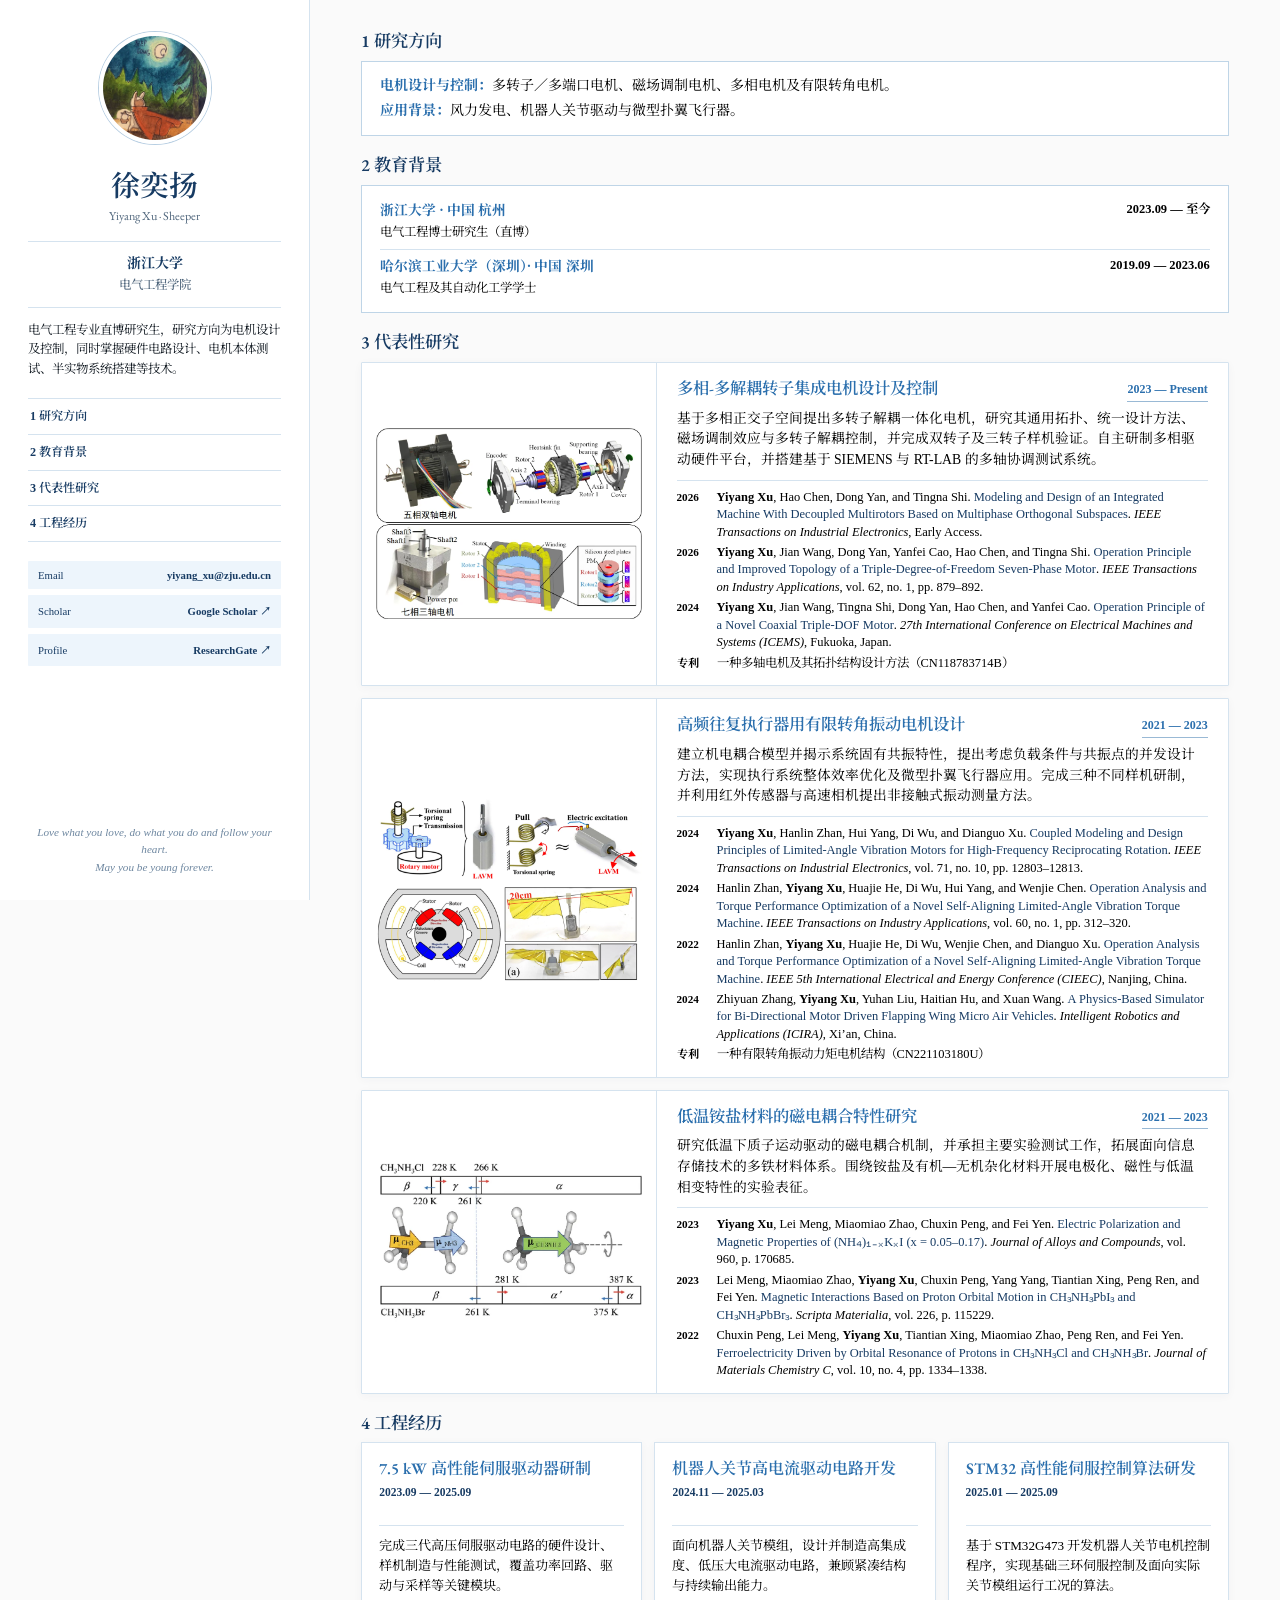
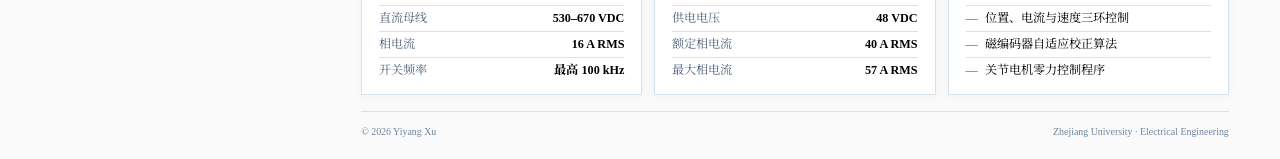
<file: index.html>
<!DOCTYPE html>
<html lang="zh-CN">
<head>
    <meta charset="UTF-8">
    <meta name="viewport" content="width=device-width, initial-scale=1.0">
    <meta name="description" content="徐奕扬，浙江大学电气工程学院博士研究生，研究方向为多相多转子电机、磁场调制电机及有限转角振动电机。">
    <meta name="theme-color" content="#f1f3f3">
    <title>徐奕扬 | 个人学术主页</title>
    <link rel="stylesheet" href="style.css">
</head>

<body>
    <aside class="sidebar">
        <div class="profile">
            <img class="avatar" src="my-photo.jpg" alt="徐奕扬的个人头像" width="934" height="935">
            <h1>徐奕扬</h1>
            <p class="english-name">Yiyang Xu · Sheeper</p>
            <p class="affiliation">
                浙江大学<br>
                <span>电气工程学院</span>
            </p>
            <p class="bio">电气工程专业直博研究生，研究方向为电机设计及控制，同时掌握硬件电路设计、电机本体测试、半实物系统搭建等技术。</p>

        </div>

        <nav class="side-nav" aria-label="页面导航">
            <a href="#about">1 研究方向</a>
            <a href="#education">2 教育背景</a>
            <a href="#research">3 代表性研究</a>
            <a href="#engineering">4 工程经历</a>
        </nav>

        <div class="contact-list">
            <button id="copy-email" type="button">
                <span>Email</span>
                <strong>yiyang_xu@zju.edu.cn</strong>
                <small id="copy-status" aria-live="polite"></small>
            </button>
            <a href="https://scholar.google.com/citations?hl=zh-CN&user=Cu3dTx4AAAAJ&view_op=list_works&sortby=pubdate" target="_blank" rel="noopener noreferrer">
                <span>Scholar</span><strong>Google Scholar ↗</strong>
            </a>
            <a href="https://www.researchgate.net/profile/Yiyang-Xu-15" target="_blank" rel="noopener noreferrer">
                <span>Profile</span><strong>ResearchGate ↗</strong>
            </a>
        </div>

        <p class="motto">
            Love what you love, do what you do and follow your heart.<br>
            May you be young forever.
        </p>
    </aside>

    <main class="main-content">
        <section class="section-block" id="about">
            <div class="section-label">
                <h2>1 研究方向 </h2>
            </div>
            <div class="about">
                <div class="about-content">
                    <p><strong>电机设计与控制：</strong>多转子／多端口电机、磁场调制电机、多相电机及有限转角电机。</p>
                    <p><strong>应用背景：</strong>风力发电、机器人关节驱动与微型扑翼飞行器。</p>
                </div>
            </div>
        </section>

        <section class="section-block" id="education">
            <div class="section-label">
                <h2>2 教育背景</h2>
            </div>
            <div class="education">
                <div class="education-list">
                    <article>
                        <time>2023.09 — 至今</time>
                        <div>
                            <p><strong>浙江大学 · 中国 杭州</strong><span>电气工程博士研究生（直博）</span></p>
                        </div>
                    </article>
                    <article>
                        <time>2019.09 — 2023.06</time>
                        <div>
                            <p><strong>哈尔滨工业大学（深圳）· 中国 深圳</strong><span>电气工程及其自动化工学学士</span></p>
                        </div>
                    </article>
                </div>
            </div>
        </section>

        <section class="research-section section-block" id="research">
            <div class="section-label">
                <h2>3 代表性研究 </h2>
            </div>

            <div class="research-list">
                <article class="research-card">
                    <div class="research-image">
                        <img src="Multi-rotor motor.webp" alt="多相多转子电机结构" width="1176" height="787" loading="lazy">
                    </div>
                    <div class="research-body">
                        <header>
                            <div>
                                <h3>多相-多解耦转子集成电机设计及控制</h3>
                            </div>
                            <span class="tag">2023 — Present</span>
                        </header>
                        <p class="research-description">基于多相正交子空间提出多转子解耦一体化电机，研究其通用拓扑、统一设计方法、磁场调制效应与多转子解耦控制，并完成双转子及三转子样机验证。自主研制多相驱动硬件平台，并搭建基于 SIEMENS 与 RT-LAB 的多轴协调测试系统。</p>
                        <ul class="publication-list">
                            <li>
                                <span class="pub-year">2026</span>
                                <p><strong>Yiyang Xu</strong>, Hao Chen, Dong Yan, and Tingna Shi. <a href="https://ieeexplore.ieee.org/document/11536790" target="_blank" rel="noopener noreferrer">Modeling and Design of an Integrated Machine With Decoupled Multirotors Based on Multiphase Orthogonal Subspaces</a>. <em>IEEE Transactions on Industrial Electronics</em>, Early Access.</p>
                            </li>
                            <li>
                                <span class="pub-year">2026</span>
                                <p><strong>Yiyang Xu</strong>, Jian Wang, Dong Yan, Yanfei Cao, Hao Chen, and Tingna Shi. <a href="https://ieeexplore.ieee.org/abstract/document/11075944" target="_blank" rel="noopener noreferrer">Operation Principle and Improved Topology of a Triple-Degree-of-Freedom Seven-Phase Motor</a>. <em>IEEE Transactions on Industry Applications</em>, vol. 62, no. 1, pp. 879–892.</p>
                            </li>
                            <li>
                                <span class="pub-year">2024</span>
                                <p><strong>Yiyang Xu</strong>, Jian Wang, Tingna Shi, Dong Yan, Hao Chen, and Yanfei Cao. <a href="https://ieeexplore.ieee.org/document/10920941" target="_blank" rel="noopener noreferrer">Operation Principle of a Novel Coaxial Triple-DOF Motor</a>. <em>27th International Conference on Electrical Machines and Systems (ICEMS)</em>, Fukuoka, Japan.</p>
                            </li>
                            <li class="compact-result"><span>专利</span><p>一种多轴电机及其拓扑结构设计方法（CN118783714B）</p></li>
                        </ul>
                    </div>
                </article>

                <article class="research-card">
                    <div class="research-image">
                        <img src="LAVM_FlappyWingVehicle.webp" alt="有限转角振动力矩电机与扑翼飞行器" width="1800" height="1261" loading="lazy">
                    </div>
                    <div class="research-body">
                        <header>
                            <div>
                                <h3>高频往复执行器用有限转角振动电机设计</h3>
                            </div>
                            <span class="tag">2021 — 2023</span>
                        </header>
                        <p class="research-description">建立机电耦合模型并揭示系统固有共振特性，提出考虑负载条件与共振点的并发设计方法，实现执行系统整体效率优化及微型扑翼飞行器应用。完成三种不同样机研制，并利用红外传感器与高速相机提出非接触式振动测量方法。</p>
                        <ul class="publication-list">
                            <li>
                                <span class="pub-year">2024</span>
                                <p><strong>Yiyang Xu</strong>, Hanlin Zhan, Hui Yang, Di Wu, and Dianguo Xu. <a href="https://ieeexplore.ieee.org/document/10436395" target="_blank" rel="noopener noreferrer">Coupled Modeling and Design Principles of Limited-Angle Vibration Motors for High-Frequency Reciprocating Rotation</a>. <em>IEEE Transactions on Industrial Electronics</em>, vol. 71, no. 10, pp. 12803–12813.</p>
                            </li>
                            <li>
                                <span class="pub-year">2024</span>
                                <p>Hanlin Zhan, <strong>Yiyang Xu</strong>, Huajie He, Di Wu, Hui Yang, and Wenjie Chen. <a href="https://ieeexplore.ieee.org/document/10243092" target="_blank" rel="noopener noreferrer">Operation Analysis and Torque Performance Optimization of a Novel Self-Aligning Limited-Angle Vibration Torque Machine</a>. <em>IEEE Transactions on Industry Applications</em>, vol. 60, no. 1, pp. 312–320.</p>
                            </li>
                            <li>
                                <span class="pub-year">2022</span>
                                <p>Hanlin Zhan, <strong>Yiyang Xu</strong>, Huajie He, Di Wu, Wenjie Chen, and Dianguo Xu. <a href="https://ieeexplore.ieee.org/document/9846587" target="_blank" rel="noopener noreferrer">Operation Analysis and Torque Performance Optimization of a Novel Self-Aligning Limited-Angle Vibration Torque Machine</a>. <em>IEEE 5th International Electrical and Energy Conference (CIEEC)</em>, Nanjing, China.</p>
                            </li>
                            <li>
                                <span class="pub-year">2024</span>
                                <p>Zhiyuan Zhang, <strong>Yiyang Xu</strong>, Yuhan Liu, Haitian Hu, and Xuan Wang. <a href="https://link.springer.com/chapter/10.1007/978-981-96-0789-1_30" target="_blank" rel="noopener noreferrer">A Physics-Based Simulator for Bi-Directional Motor Driven Flapping Wing Micro Air Vehicles</a>. <em>Intelligent Robotics and Applications (ICIRA)</em>, Xi’an, China.</p>
                            </li>
                            <li class="compact-result"><span>专利</span><p>一种有限转角振动力矩电机结构（CN221103180U）</p></li>
                        </ul>
                    </div>
                </article>

                <article class="research-card">
                    <div class="research-image">
                        <img src="Low_temperature_material.webp" alt="低温固体铵盐磁电耦合机理" width="761" height="461" loading="lazy">
                    </div>
                    <div class="research-body">
                        <header>
                            <div>
                                <h3>低温铵盐材料的磁电耦合特性研究</h3>
                            </div>
                            <span class="tag">2021 — 2023</span>
                        </header>
                        <p class="research-description">研究低温下质子运动驱动的磁电耦合机制，并承担主要实验测试工作，拓展面向信息存储技术的多铁材料体系。围绕铵盐及有机—无机杂化材料开展电极化、磁性与低温相变特性的实验表征。</p>
                        <ul class="publication-list">
                            <li>
                                <span class="pub-year">2023</span>
                                <p><strong>Yiyang Xu</strong>, Lei Meng, Miaomiao Zhao, Chuxin Peng, and Fei Yen. <a href="https://doi.org/10.1016/j.jallcom.2023.170685" target="_blank" rel="noopener noreferrer">Electric Polarization and Magnetic Properties of (NH₄)₁₋ₓKₓI (x = 0.05–0.17)</a>. <em>Journal of Alloys and Compounds</em>, vol. 960, p. 170685.</p>
                            </li>
                            <li>
                                <span class="pub-year">2023</span>
                                <p>Lei Meng, Miaomiao Zhao, <strong>Yiyang Xu</strong>, Chuxin Peng, Yang Yang, Tiantian Xing, Peng Ren, and Fei Yen.  <a href="https://www.sciencedirect.com/science/article/abs/pii/S1359646222007230?via%3Dihub">Magnetic Interactions Based on Proton Orbital Motion in CH₃NH₃PbI₃ and CH₃NH₃PbBr₃</a>. <em>Scripta Materialia</em>, vol. 226, p. 115229.</p>
                            </li>
                            <li>
                                <span class="pub-year">2022</span>
                                <p>Chuxin Peng, Lei Meng, <strong>Yiyang Xu</strong>, Tiantian Xing, Miaomiao Zhao, Peng Ren, and Fei Yen. <a href="https://doi.org/10.1039/D1TC04718C" target="_blank" rel="noopener noreferrer">Ferroelectricity Driven by Orbital Resonance of Protons in CH₃NH₃Cl and CH₃NH₃Br</a>. <em>Journal of Materials Chemistry C</em>, vol. 10, no. 4, pp. 1334–1338.</p>
                            </li>
                        </ul>
                    </div>
                </article>
            </div>
        </section>

        <section class="section-block" id="engineering">
            <div class="section-label">
                <h2>4 工程经历</h2>
            </div>

            <div class="engineering-list">
                <article class="engineering-card">
                    <header>
                        <h3>7.5 kW 高性能伺服驱动器研制</h3>
                        <time>2023.09 — 2025.09</time>
                    </header>
                    <p>完成三代高压伺服驱动电路的硬件设计、样机制造与性能测试，覆盖功率回路、驱动与采样等关键模块。</p>
                    <dl>
                        <div><dt>直流母线</dt><dd>530–670 VDC</dd></div>
                        <div><dt>相电流</dt><dd>16 A RMS</dd></div>
                        <div><dt>开关频率</dt><dd>最高 100 kHz</dd></div>
                    </dl>
                </article>

                <article class="engineering-card">
                    <header>
                        <h3>机器人关节高电流驱动电路开发</h3>
                        <time>2024.11 — 2025.03</time>
                    </header>
                    <p>面向机器人关节模组，设计并制造高集成度、低压大电流驱动电路，兼顾紧凑结构与持续输出能力。</p>
                    <dl>
                        <div><dt>供电电压</dt><dd>48 VDC</dd></div>
                        <div><dt>额定相电流</dt><dd>40 A RMS</dd></div>
                        <div><dt>最大相电流</dt><dd>57 A RMS</dd></div>
                    </dl>
                </article>

                <article class="engineering-card">
                    <header>
                        <h3>STM32 高性能伺服控制算法研发</h3>
                        <time>2025.01 — 2025.09</time>
                    </header>
                    <p>基于 STM32G473 开发机器人关节电机控制程序，实现基础三环伺服控制及面向实际关节模组运行工况的算法。</p>
                    <ul>
                        <li>位置、电流与速度三环控制</li>
                        <li>磁编码器自适应校正算法</li>
                        <li>关节电机零力控制程序</li>
                    </ul>
                </article>
            </div>
        </section>

        <footer>
            <span>© <span id="current-year"></span> Yiyang Xu</span>
            <span>Zhejiang University · Electrical Engineering</span>
        </footer>
    </main>

    <script>
        const copyButton = document.getElementById('copy-email');
        const copyStatus = document.getElementById('copy-status');

        copyButton.addEventListener('click', async () => {
            try {
                await navigator.clipboard.writeText('yiyang_xu@zju.edu.cn');
                copyStatus.textContent = 'Copied';
                setTimeout(() => { copyStatus.textContent = ''; }, 1500);
            } catch {
                window.location.href = 'mailto:yiyang_xu@zju.edu.cn';
            }
        });

        document.getElementById('current-year').textContent = new Date().getFullYear();
    </script>
</body>
</html>
</file>
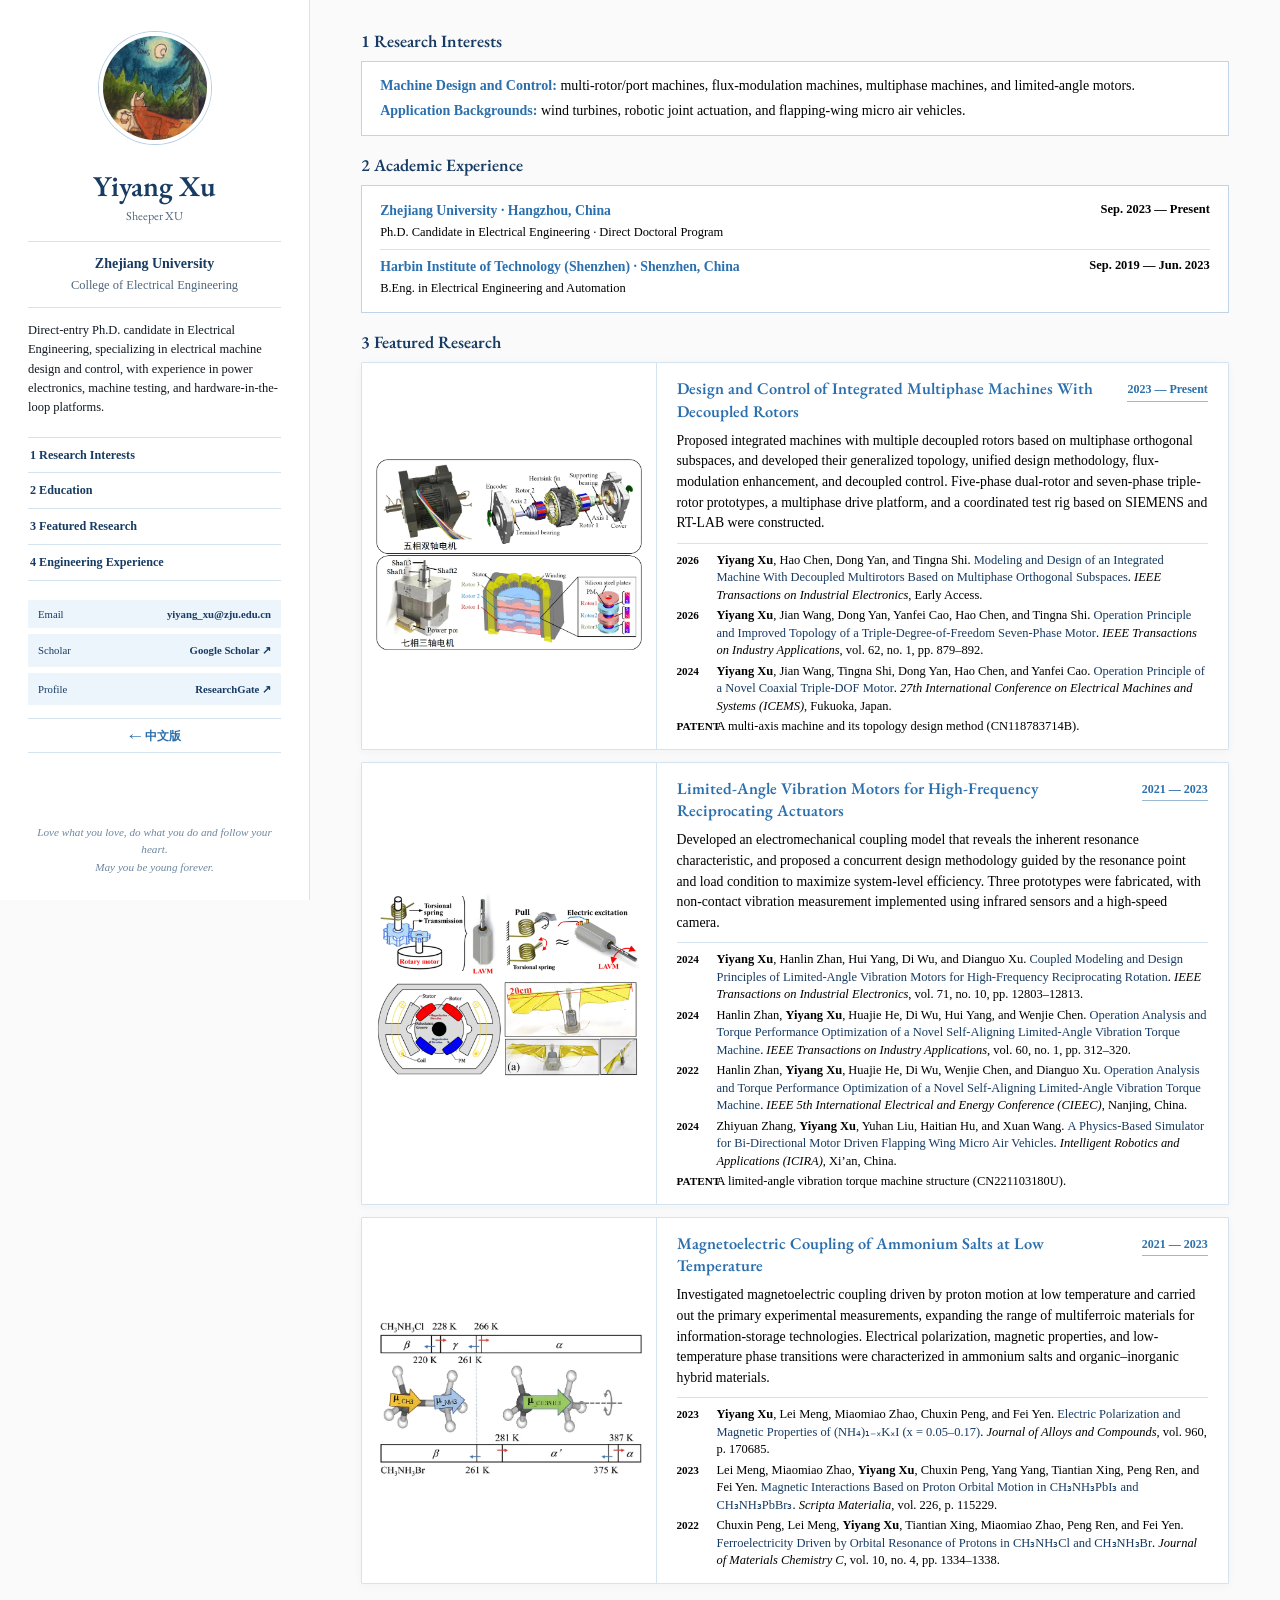
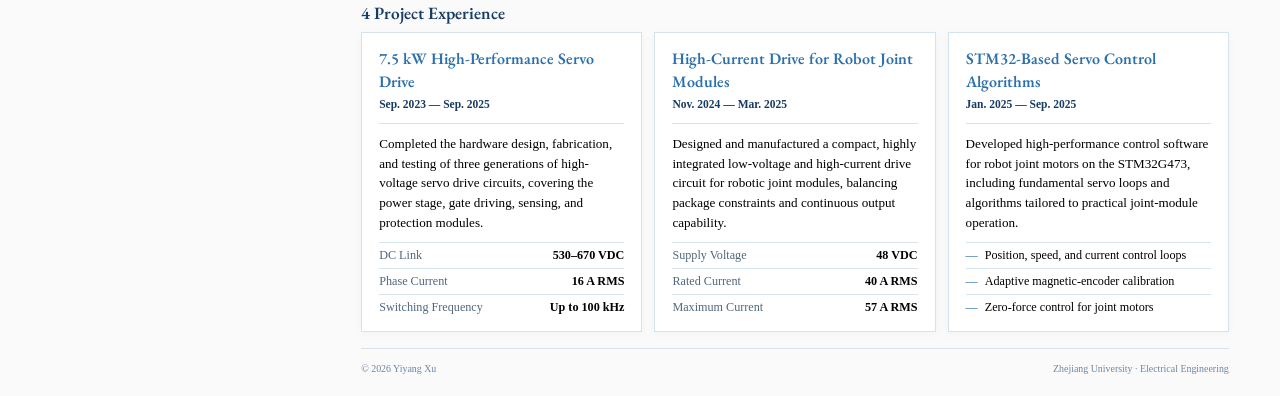
<file: en/index.html>
<!DOCTYPE html>
<html lang="en">
<head>
    <meta charset="UTF-8">
    <meta name="viewport" content="width=device-width, initial-scale=1.0">
    <meta name="description" content="Yiyang Xu, Ph.D. candidate in Electrical Engineering at Zhejiang University, working on multiphase multi-rotor machines, flux-modulation machines, and limited-angle motors.">
    <meta name="theme-color" content="#fafafa">
    <title>Yiyang Xu | Academic Homepage</title>
    <link rel="stylesheet" href="../style.css">
</head>

<body>
    <aside class="sidebar">
        <div class="profile">
            <img class="avatar" src="../my-photo.jpg" alt="Portrait of Yiyang Xu" width="934" height="935">
            <h1>Yiyang Xu</h1>
            <p class="english-name">Sheeper XU</p>
            <p class="affiliation">
                Zhejiang University<br>
                <span>College of Electrical Engineering</span>
            </p>
            <p class="bio">Direct-entry Ph.D. candidate in Electrical Engineering, specializing in electrical machine design and control, with experience in power electronics, machine testing, and hardware-in-the-loop platforms.</p>
        </div>

        <nav class="side-nav" aria-label="Page navigation">
            <a href="#about">1 Research Interests</a>
            <a href="#education">2 Education</a>
            <a href="#research">3 Featured Research</a>
            <a href="#engineering">4 Engineering Experience</a>
        </nav>

        <div class="contact-list">
            <button id="copy-email" type="button">
                <span>Email</span>
                <strong>yiyang_xu@zju.edu.cn</strong>
                <small id="copy-status" aria-live="polite"></small>
            </button>
            <a href="https://scholar.google.com/citations?hl=en&user=Cu3dTx4AAAAJ&view_op=list_works&sortby=pubdate" target="_blank" rel="noopener noreferrer">
                <span>Scholar</span><strong>Google Scholar ↗</strong>
            </a>
            <a href="https://www.researchgate.net/profile/Yiyang-Xu-15" target="_blank" rel="noopener noreferrer">
                <span>Profile</span><strong>ResearchGate ↗</strong>
            </a>
        </div>

        <a class="language-switch" href="../" lang="zh-CN">← 中文版</a>

        <p class="motto">
            Love what you love, do what you do and follow your heart.<br>
            May you be young forever.
        </p>
    </aside>

    <main class="main-content">
        <section class="section-block" id="about">
            <div class="section-label">
                <h2>1 Research Interests</h2>
            </div>
            <div class="about">
                <div class="about-content">
                    <p><strong>Machine Design and Control:</strong> multi-rotor/port machines, flux-modulation machines, multiphase machines, and limited-angle motors.</p>
                    <p><strong>Application Backgrounds:</strong> wind turbines, robotic joint actuation, and flapping-wing micro air vehicles.</p>
                </div>
            </div>
        </section>

        <section class="section-block" id="education">
            <div class="section-label">
                <h2>2 Academic Experience</h2>
            </div>
            <div class="education">
                <div class="education-list">
                    <article>
                        <time>Sep. 2023 — Present</time>
                        <div>
                            <p><strong>Zhejiang University · Hangzhou, China</strong><span>Ph.D. Candidate in Electrical Engineering · Direct Doctoral Program</span></p>
                        </div>
                    </article>
                    <article>
                        <time>Sep. 2019 — Jun. 2023</time>
                        <div>
                            <p><strong>Harbin Institute of Technology (Shenzhen) · Shenzhen, China</strong><span>B.Eng. in Electrical Engineering and Automation</span></p>
                        </div>
                    </article>
                </div>
            </div>
        </section>

        <section class="research-section section-block" id="research">
            <div class="section-label">
                <h2>3 Featured Research</h2>
            </div>

            <div class="research-list">
                <article class="research-card">
                    <div class="research-image">
                        <img src="../Multi-rotor motor.webp" alt="Multiphase multi-rotor machine prototypes and topology" width="1176" height="787" loading="lazy">
                    </div>
                    <div class="research-body">
                        <header>
                            <div>
                                <h3>Design and Control of Integrated Multiphase Machines With Decoupled Rotors</h3>
                            </div>
                            <span class="tag">2023 — Present</span>
                        </header>
                        <p class="research-description">Proposed integrated machines with multiple decoupled rotors based on multiphase orthogonal subspaces, and developed their generalized topology, unified design methodology, flux-modulation enhancement, and decoupled control. Five-phase dual-rotor and seven-phase triple-rotor prototypes, a multiphase drive platform, and a coordinated test rig based on SIEMENS and RT-LAB were constructed.</p>
                        <ul class="publication-list">
                            <li>
                                <span class="pub-year">2026</span>
                                <p><strong>Yiyang Xu</strong>, Hao Chen, Dong Yan, and Tingna Shi. <a href="https://ieeexplore.ieee.org/document/11536790" target="_blank" rel="noopener noreferrer">Modeling and Design of an Integrated Machine With Decoupled Multirotors Based on Multiphase Orthogonal Subspaces</a>. <em>IEEE Transactions on Industrial Electronics</em>, Early Access.</p>
                            </li>
                            <li>
                                <span class="pub-year">2026</span>
                                <p><strong>Yiyang Xu</strong>, Jian Wang, Dong Yan, Yanfei Cao, Hao Chen, and Tingna Shi. <a href="https://ieeexplore.ieee.org/abstract/document/11075944" target="_blank" rel="noopener noreferrer">Operation Principle and Improved Topology of a Triple-Degree-of-Freedom Seven-Phase Motor</a>. <em>IEEE Transactions on Industry Applications</em>, vol. 62, no. 1, pp. 879–892.</p>
                            </li>
                            <li>
                                <span class="pub-year">2024</span>
                                <p><strong>Yiyang Xu</strong>, Jian Wang, Tingna Shi, Dong Yan, Hao Chen, and Yanfei Cao. <a href="https://ieeexplore.ieee.org/document/10920941" target="_blank" rel="noopener noreferrer">Operation Principle of a Novel Coaxial Triple-DOF Motor</a>. <em>27th International Conference on Electrical Machines and Systems (ICEMS)</em>, Fukuoka, Japan.</p>
                            </li>
                            <li class="compact-result"><span>Patent</span><p>A multi-axis machine and its topology design method (CN118783714B).</p></li>
                        </ul>
                    </div>
                </article>

                <article class="research-card">
                    <div class="research-image">
                        <img src="../LAVM_FlappyWingVehicle.webp" alt="Limited-angle vibration motor and flapping-wing vehicle" width="1800" height="1261" loading="lazy">
                    </div>
                    <div class="research-body">
                        <header>
                            <div>
                                <h3>Limited-Angle Vibration Motors for High-Frequency Reciprocating Actuators</h3>
                            </div>
                            <span class="tag">2021 — 2023</span>
                        </header>
                        <p class="research-description">Developed an electromechanical coupling model that reveals the inherent resonance characteristic, and proposed a concurrent design methodology guided by the resonance point and load condition to maximize system-level efficiency. Three prototypes were fabricated, with non-contact vibration measurement implemented using infrared sensors and a high-speed camera.</p>
                        <ul class="publication-list">
                            <li>
                                <span class="pub-year">2024</span>
                                <p><strong>Yiyang Xu</strong>, Hanlin Zhan, Hui Yang, Di Wu, and Dianguo Xu. <a href="https://ieeexplore.ieee.org/document/10436395" target="_blank" rel="noopener noreferrer">Coupled Modeling and Design Principles of Limited-Angle Vibration Motors for High-Frequency Reciprocating Rotation</a>. <em>IEEE Transactions on Industrial Electronics</em>, vol. 71, no. 10, pp. 12803–12813.</p>
                            </li>
                            <li>
                                <span class="pub-year">2024</span>
                                <p>Hanlin Zhan, <strong>Yiyang Xu</strong>, Huajie He, Di Wu, Hui Yang, and Wenjie Chen. <a href="https://ieeexplore.ieee.org/document/10243092" target="_blank" rel="noopener noreferrer">Operation Analysis and Torque Performance Optimization of a Novel Self-Aligning Limited-Angle Vibration Torque Machine</a>. <em>IEEE Transactions on Industry Applications</em>, vol. 60, no. 1, pp. 312–320.</p>
                            </li>
                            <li>
                                <span class="pub-year">2022</span>
                                <p>Hanlin Zhan, <strong>Yiyang Xu</strong>, Huajie He, Di Wu, Wenjie Chen, and Dianguo Xu. <a href="https://ieeexplore.ieee.org/document/9846587" target="_blank" rel="noopener noreferrer">Operation Analysis and Torque Performance Optimization of a Novel Self-Aligning Limited-Angle Vibration Torque Machine</a>. <em>IEEE 5th International Electrical and Energy Conference (CIEEC)</em>, Nanjing, China.</p>
                            </li>
                            <li>
                                <span class="pub-year">2024</span>
                                <p>Zhiyuan Zhang, <strong>Yiyang Xu</strong>, Yuhan Liu, Haitian Hu, and Xuan Wang. <a href="https://link.springer.com/chapter/10.1007/978-981-96-0789-1_30" target="_blank" rel="noopener noreferrer">A Physics-Based Simulator for Bi-Directional Motor Driven Flapping Wing Micro Air Vehicles</a>. <em>Intelligent Robotics and Applications (ICIRA)</em>, Xi’an, China.</p>
                            </li>
                            <li class="compact-result"><span>Patent</span><p>A limited-angle vibration torque machine structure (CN221103180U).</p></li>
                        </ul>
                    </div>
                </article>

                <article class="research-card">
                    <div class="research-image">
                        <img src="../Low_temperature_material.webp" alt="Magnetoelectric coupling in ammonium salt materials" width="761" height="461" loading="lazy">
                    </div>
                    <div class="research-body">
                        <header>
                            <div>
                                <h3>Magnetoelectric Coupling of Ammonium Salts at Low Temperature</h3>
                            </div>
                            <span class="tag">2021 — 2023</span>
                        </header>
                        <p class="research-description">Investigated magnetoelectric coupling driven by proton motion at low temperature and carried out the primary experimental measurements, expanding the range of multiferroic materials for information-storage technologies. Electrical polarization, magnetic properties, and low-temperature phase transitions were characterized in ammonium salts and organic–inorganic hybrid materials.</p>
                        <ul class="publication-list">
                            <li>
                                <span class="pub-year">2023</span>
                                <p><strong>Yiyang Xu</strong>, Lei Meng, Miaomiao Zhao, Chuxin Peng, and Fei Yen. <a href="https://doi.org/10.1016/j.jallcom.2023.170685" target="_blank" rel="noopener noreferrer">Electric Polarization and Magnetic Properties of (NH₄)₁₋ₓKₓI (x = 0.05–0.17)</a>. <em>Journal of Alloys and Compounds</em>, vol. 960, p. 170685.</p>
                            </li>
                            <li>
                                <span class="pub-year">2023</span>
                                <p>Lei Meng, Miaomiao Zhao, <strong>Yiyang Xu</strong>, Chuxin Peng, Yang Yang, Tiantian Xing, Peng Ren, and Fei Yen. <a href="https://www.sciencedirect.com/science/article/abs/pii/S1359646222007230?via%3Dihub" target="_blank" rel="noopener noreferrer">Magnetic Interactions Based on Proton Orbital Motion in CH₃NH₃PbI₃ and CH₃NH₃PbBr₃</a>. <em>Scripta Materialia</em>, vol. 226, p. 115229.</p>
                            </li>
                            <li>
                                <span class="pub-year">2022</span>
                                <p>Chuxin Peng, Lei Meng, <strong>Yiyang Xu</strong>, Tiantian Xing, Miaomiao Zhao, Peng Ren, and Fei Yen. <a href="https://doi.org/10.1039/D1TC04718C" target="_blank" rel="noopener noreferrer">Ferroelectricity Driven by Orbital Resonance of Protons in CH₃NH₃Cl and CH₃NH₃Br</a>. <em>Journal of Materials Chemistry C</em>, vol. 10, no. 4, pp. 1334–1338.</p>
                            </li>
                        </ul>
                    </div>
                </article>
            </div>
        </section>

        <section class="section-block" id="engineering">
            <div class="section-label">
                <h2>4 Project Experience</h2>
            </div>

            <div class="engineering-list">
                <article class="engineering-card">
                    <header>
                        <h3>7.5 kW High-Performance Servo Drive</h3>
                        <time>Sep. 2023 — Sep. 2025</time>
                    </header>
                    <p>Completed the hardware design, fabrication, and testing of three generations of high-voltage servo drive circuits, covering the power stage, gate driving, sensing, and protection modules.</p>
                    <dl>
                        <div><dt>DC Link</dt><dd>530–670 VDC</dd></div>
                        <div><dt>Phase Current</dt><dd>16 A RMS</dd></div>
                        <div><dt>Switching Frequency</dt><dd>Up to 100 kHz</dd></div>
                    </dl>
                </article>

                <article class="engineering-card">
                    <header>
                        <h3>High-Current Drive for Robot Joint Modules</h3>
                        <time>Nov. 2024 — Mar. 2025</time>
                    </header>
                    <p>Designed and manufactured a compact, highly integrated low-voltage and high-current drive circuit for robotic joint modules, balancing package constraints and continuous output capability.</p>
                    <dl>
                        <div><dt>Supply Voltage</dt><dd>48 VDC</dd></div>
                        <div><dt>Rated Current</dt><dd>40 A RMS</dd></div>
                        <div><dt>Maximum Current</dt><dd>57 A RMS</dd></div>
                    </dl>
                </article>

                <article class="engineering-card">
                    <header>
                        <h3>STM32-Based Servo Control Algorithms</h3>
                        <time>Jan. 2025 — Sep. 2025</time>
                    </header>
                    <p>Developed high-performance control software for robot joint motors on the STM32G473, including fundamental servo loops and algorithms tailored to practical joint-module operation.</p>
                    <ul>
                        <li>Position, speed, and current control loops</li>
                        <li>Adaptive magnetic-encoder calibration</li>
                        <li>Zero-force control for joint motors</li>
                    </ul>
                </article>
            </div>
        </section>

        <footer>
            <span>© <span id="current-year"></span> Yiyang Xu</span>
            <span>Zhejiang University · Electrical Engineering</span>
        </footer>
    </main>

    <script>
        const copyButton = document.getElementById('copy-email');
        const copyStatus = document.getElementById('copy-status');

        copyButton.addEventListener('click', async () => {
            try {
                await navigator.clipboard.writeText('yiyang_xu@zju.edu.cn');
                copyStatus.textContent = 'Copied';
                setTimeout(() => { copyStatus.textContent = ''; }, 1500);
            } catch {
                window.location.href = 'mailto:yiyang_xu@zju.edu.cn';
            }
        });

        document.getElementById('current-year').textContent = new Date().getFullYear();
    </script>
</body>
</html>
</file>
<file: style.css>
@import url("https://fonts.googleapis.com/css2?family=EB+Garamond:wght@400;500;600;700&family=Noto+Serif+SC:wght@400;500;600&display=swap");
:root {
    --navy: #173b63;
    --blue: #2b6fad;
    --blue-soft: #edf5fc;
    --ink: #101820;
    --muted: #51677d;
    --line: #d5e3ef;
    --page: #fafafa;
    --white: #fff;
    --sidebar-width: 310px;
}

* {
    box-sizing: border-box;
}

html {
    scroll-behavior: smooth;
    scroll-padding-top: 24px;
}

body {
    margin: 0;
    background: var(--page);
    color: #000;
    font-family: "Times New Roman", "Noto Serif SC", "SimSun", serif;
    font-size: 14px;
    line-height: 1.55;
    -webkit-font-smoothing: antialiased;
}

a {
    color: inherit;
}

.sidebar {
    position: fixed;
    inset: 0 auto 0 0;
    z-index: 10;
    display: flex;
    flex-direction: column;
    width: var(--sidebar-width);
    height: 100vh;
    padding: 32px 28px 24px;
    overflow-y: auto;
    border-right: 1px solid var(--line);
    background: #ffffff;
}

.profile {
    text-align: center;
}

.avatar {
    width: 112px;
    height: 112px;
    margin: 0 auto 15px;
    border: 4px solid var(--white);
    border-radius: 50%;
    box-shadow: 0 0 0 1px #b7cee2;
    object-fit: cover;
}

.profile h1 {
    margin: 2px 0 0;
    color: var(--navy);
    font-family: Garamond, "EB Garamond", "Noto Serif SC", serif;
    font-size: 1.8rem;
    font-weight: 600;
    line-height: 1.25;
}

.english-name {
    margin: 3px 0 15px;
    color: var(--muted);
    font-size: 0.76rem;
    font-family: Garamond, "EB Garamond", serif;
}

.affiliation {
    margin: 0;
    padding: 11px 0;
    border-top: 1px solid var(--line);
    border-bottom: 1px solid var(--line);
    color: var(--navy);
    font-weight: 700;
}

.affiliation span {
    color: var(--muted);
    font-size: 0.78rem;
    font-weight: 500;
}

.bio {
    margin: 13px 0 0;
    color: var(--ink);
    font-size: 0.78rem;
    text-align: left;
}

.side-nav {
    display: grid;
    margin: 19px 0;
    border-top: 1px solid var(--line);
}

.side-nav a {
    display: flex;
    gap: 13px;
    align-items: center;
    padding: 8px 2px;
    border-bottom: 1px solid var(--line);
    color: var(--navy);
    font-size: 0.76rem;
    font-weight: 600;
    text-decoration: none;
}

.side-nav a span {
    color: var(--blue);
    font-size: 0.65rem;
    font-family: Garamond, "EB Garamond", serif;
}

.side-nav a:hover {
    color: var(--blue);
}

.contact-list {
    display: grid;
    gap: 6px;
}

.contact-list a,
.contact-list button {
    position: relative;
    display: flex;
    justify-content: space-between;
    gap: 10px;
    width: 100%;
    padding: 7px 9px;
    border: 1px solid transparent;
    border-radius: 1px;
    background: var(--blue-soft);
    color: var(--navy);
    cursor: pointer;
    font-family: "Times New Roman", serif;
    font-size: 0.67rem;
    text-align: left;
    text-decoration: none;
}

.contact-list strong {
    font-weight: 600;
}

.contact-list a:hover,
.contact-list button:hover {
    border-color: #bad2e6;
    background: #ffffff;
    color: var(--blue);
}

#copy-status {
    position: absolute;
    right: 8px;
    bottom: -12px;
    color: var(--blue);
    font-size: 0.58rem;
    font-weight: 700;
    text-transform: uppercase;
}

.language-switch {
    display: block;
    margin-top: 13px;
    padding: 7px 0;
    border-top: 1px solid var(--line);
    border-bottom: 1px solid var(--line);
    color: var(--blue);
    font-family: Garamond, "EB Garamond", serif;
    font-size: 0.78rem;
    font-weight: 600;
    text-align: center;
    text-decoration: none;
}

.language-switch:hover {
    color: var(--navy);
}

.motto {
    margin: auto 0 0;
    padding-top: 18px;
    color: #6e87a0;
    font-family: Georgia, serif;
    font-size: 0.7rem;
    font-style: italic;
    text-align: center;
}

.main-content {
    width: min(calc(100% - var(--sidebar-width)), 1250px);
    margin-left: var(--sidebar-width);
    padding: 28px clamp(28px, 4vw, 58px) 20px;
}

.section-block {
    margin-bottom: 16px;
}

.section-label {
    display: flex;
    gap: 12px;
    align-items: baseline;
    margin-bottom: 6px;
}

.section-label > span {
    width: 28px;
    flex: 0 0 28px;
    color: var(--blue);
    font-family: Garamond, "EB Garamond", serif;
    font-size: 0.64rem;
    font-weight: 600;
    letter-spacing: 0.04em;
}

.section-label h2 {
    margin: 0;
    color: var(--navy);
    font-size: 1.08rem;
    font-weight: 600;
    font-family: Garamond, "EB Garamond", "Noto Serif SC", serif;
}

.section-label h2 small {
    margin-left: 7px;
    color: #000;
    font-size: 0.76rem;
    font-family: Garamond, "EB Garamond", serif;
    font-weight: 500;
    letter-spacing: 0;
    text-transform: none;
}

.about {
    padding: 13px 18px;
    border: 1px solid #bfd5e7;
    background: #ffffff;
}

.about-content p {
    margin: 0;
    color: #000;
}

.about-content p + p {
    margin-top: 4px;
}

.about-content strong {
    color: var(--blue);
}

.keywords {
    display: flex;
    flex-wrap: wrap;
    gap: 16px;
    margin-top: 5px;
}

.keywords span,
.tag {
    padding: 2px 0;
    border-bottom: 1px solid #99b9d5;
    border-radius: 0;
    background: transparent;
    color: var(--blue);
    font-size: 0.64rem;
    font-weight: 600;
    white-space: nowrap;
}

.research-list {
    display: grid;
    gap: 12px;
}

.research-card {
    display: grid;
    grid-template-columns: minmax(275px, 34%) minmax(0, 1fr);
    min-height: 250px;
    overflow: hidden;
    border: 1px solid var(--line);
    border-radius: 1px;
    background: var(--white);
    box-shadow: 0 2px 10px rgba(23, 59, 99, 0.035);
}

.research-image {
    min-height: 100%;
    padding: 14px;
    border-right: 1px solid var(--line);
    background: #ffffff;
}

.research-image img {
    width: 100%;
    height: 100%;
    border-radius: 0;
    object-fit: contain;
}

.research-body {
    padding: 15px 20px 13px;
}

.research-body header {
    display: flex;
    justify-content: space-between;
    gap: 16px;
    align-items: start;
}

.research-index {
    margin: 0 0 2px;
    color: var(--blue);
    font-size: 0.6rem;
    font-family: Garamond, "EB Garamond", serif;
    font-weight: 600;
    letter-spacing: 0.1em;
    text-transform: none;
}

.research-body h3 {
    margin: 0;
    color: var(--blue);
    font-family: Garamond, "EB Garamond", "Noto Serif SC", serif;
    font-size: 1.02rem;
    font-weight: 600;
    line-height: 1.4;
}

.research-description {
    margin: 7px 0 9px;
    color: #000;
    font-size: 0.86rem;
    line-height: 1.5;
}

.publication-list {
    display: grid;
    gap: 3px;
    margin: 0;
    padding: 8px 0 0;
    border-top: 1px solid var(--line);
    list-style: none;
}

.publication-list li {
    display: grid;
    grid-template-columns: 36px minmax(0, 1fr);
    gap: 4px;
    align-items: baseline;
}

.publication-list p {
    margin: 0;
    color: #000;
    font-family: "Times New Roman", "Noto Serif SC", "SimSun", serif;
    font-size: 0.78rem;
    line-height: 1.4;
}

.pub-year,
.compact-result > span {
    color: #000;
    font-size: 0.7rem;
    font-weight: 700;
    text-transform: uppercase;
}

.publication-list a {
    color: var(--navy);
    font-weight: 500;
    text-decoration: none;
}

.publication-list a:hover {
    color: var(--blue);
    text-decoration: underline;
    text-underline-offset: 2px;
}

.publication-list em {
    color: #000;
}

.publication-list b {
    color: var(--blue);
    font-size: 0.7rem;
}

.education {
    padding: 8px 18px;
    border: 1px solid #bfd5e7;
    background: #ffffff;
}

.education-list {
    display: grid;
    grid-template-columns: 1fr;
    gap: 0;
}

.education-list article {
    display: grid;
    grid-template-columns: minmax(0, 1fr) 150px;
    gap: 18px;
    padding: 6px 0;
    border-bottom: 1px solid var(--line);
}

.education-list article:last-child {
    border-bottom: 0;
}

.education-list time {
    grid-column: 2;
    grid-row: 1;
    color: #000;
    font-size: 0.78rem;
    font-weight: 700;
    text-align: right;
}

.education-list article > div {
    grid-column: 1;
    grid-row: 1;
    text-align: left;
}

.education-list p {
    margin: 0;
    font-size: 0.86rem;
    text-align: left;
}

.education-list strong,
.education-list span {
    display: block;
}

.education-list strong {
    color: var(--blue);
}

.education-list span {
    margin-top: 2px;
    color: #000;
    font-size: 0.78rem;
}

.education-list .thesis {
    margin-top: 3px;
    color: #000;
    font-size: 0.68rem;
    line-height: 1.35;
}

.research-body .tag {
    font-size: 0.75rem;
}

.engineering-list {
    display: grid;
    grid-template-columns: repeat(3, minmax(0, 1fr));
    gap: 12px;
}

.engineering-card {
    display: flex;
    flex-direction: column;
    min-width: 0;
    padding: 15px 17px 14px;
    border: 1px solid var(--line);
    background: var(--white);
    box-shadow: 0 2px 10px rgba(23, 59, 99, 0.035);
}

.engineering-card header {
    min-height: 68px;
    padding-bottom: 9px;
    border-bottom: 1px solid var(--line);
}

.engineering-card h3 {
    margin: 0;
    color: var(--blue);
    font-family: Garamond, "EB Garamond", "Noto Serif SC", serif;
    font-size: 1rem;
    font-weight: 600;
    line-height: 1.4;
}

.engineering-card time {
    display: block;
    margin-top: 3px;
    color: var(--navy);
    font-size: 0.72rem;
    font-weight: 700;
}

.engineering-card > p {
    margin: 10px 0;
    color: #000;
    font-size: 0.82rem;
    line-height: 1.5;
}

.engineering-card dl {
    display: grid;
    gap: 3px;
    margin: auto 0 0;
}

.engineering-card dl div {
    display: flex;
    justify-content: space-between;
    gap: 10px;
    padding-top: 3px;
    border-top: 1px solid var(--line);
}

.engineering-card dt,
.engineering-card dd,
.engineering-card li {
    font-size: 0.76rem;
}

.engineering-card dt {
    color: var(--muted);
}

.engineering-card dd {
    margin: 0;
    color: #000;
    font-weight: 700;
    text-align: right;
}

.engineering-card ul {
    display: grid;
    gap: 3px;
    margin: auto 0 0;
    padding: 0;
    list-style: none;
}

.engineering-card li {
    padding-top: 3px;
    border-top: 1px solid var(--line);
    color: #000;
}

.engineering-card li::before {
    margin-right: 7px;
    color: var(--blue);
    content: "—";
}

footer {
    display: flex;
    justify-content: space-between;
    padding-top: 12px;
    border-top: 1px solid var(--line);
    color: #6e87a0;
    font-size: 0.62rem;
}

@media (max-width: 1050px) {
    .research-card {
        grid-template-columns: minmax(220px, 32%) minmax(0, 1fr);
    }

    .engineering-list {
        grid-template-columns: 1fr;
    }

    .engineering-card header {
        min-height: 0;
    }
}

@media (max-width: 760px) {
    .sidebar {
        position: relative;
        width: 100%;
        height: auto;
        padding: 25px 22px 20px;
    }

    .profile {
        display: grid;
        grid-template-columns: 82px 1fr;
        column-gap: 17px;
        text-align: left;
    }

    .avatar {
        grid-row: 1 / span 5;
        width: 82px;
        height: 82px;
        margin: 0;
    }

    .profile h1,
    .english-name,
    .affiliation,
    .bio {
        grid-column: 2;
    }

    .affiliation {
        padding: 7px 0;
        border-top: 0;
    }

    .bio {
        grid-column: 1 / -1;
        margin-top: 13px;
    }

    .side-nav,
    .motto {
        display: none;
    }

    .contact-list {
        grid-template-columns: repeat(3, 1fr);
        margin-top: 14px;
    }

    .language-switch {
        margin-top: 10px;
    }

    .contact-list a,
    .contact-list button {
        justify-content: center;
    }

    .contact-list span {
        display: none;
    }

    .main-content {
        width: 100%;
        margin-left: 0;
        padding: 22px 16px;
    }

    .about,
    .education {
        grid-template-columns: 1fr;
        gap: 8px;
    }

    .research-card {
        grid-template-columns: 1fr;
    }

    .research-image {
        height: 190px;
        border-right: 0;
        border-bottom: 1px solid var(--line);
    }

    .education-list {
        grid-template-columns: 1fr;
    }

    .education-list article {
        display: flex;
        flex-direction: column;
        gap: 4px;
    }

    .education-list time {
        grid-column: auto;
        grid-row: auto;
        text-align: left;
    }

    .education-list article > div {
        grid-column: auto;
        grid-row: auto;
    }
}

@media (max-width: 480px) {
    .contact-list {
        grid-template-columns: 1fr;
    }

    .research-body header {
        flex-direction: column;
        gap: 6px;
    }

    .publication-list li {
        grid-template-columns: 37px minmax(0, 1fr);
    }

    .education-list article {
        grid-template-columns: 1fr;
    }

    footer {
        flex-direction: column;
    }
}

@media (prefers-reduced-motion: reduce) {
    html {
        scroll-behavior: auto;
    }
}
</file>
